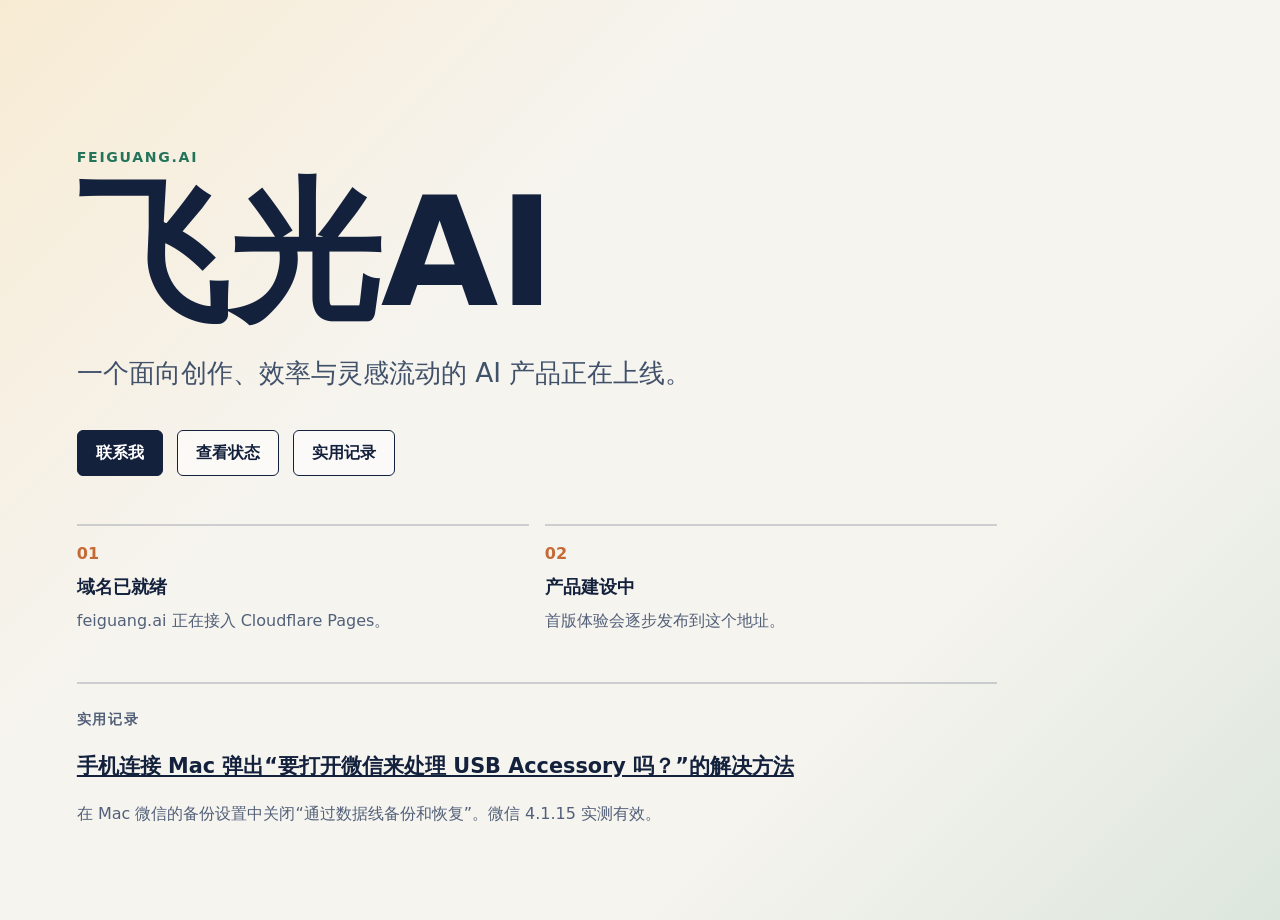
<file: index.html>
<!doctype html>
<html lang="zh-CN">
  <head>
    <meta charset="utf-8">
    <meta name="viewport" content="width=device-width, initial-scale=1">
    <title>飞光AI</title>
    <meta name="description" content="飞光AI - 正在构建中的 AI 创作与效率平台。">
    <link rel="canonical" href="https://feiguang.ai/">
    <link rel="stylesheet" href="styles.css">
    <link rel="stylesheet" href="/notes/notes.css">
  </head>
  <body>
    <main class="page">
      <section class="hero" aria-labelledby="title">
        <p class="eyebrow">FEIGUANG.AI</p>
        <h1 id="title">飞光AI</h1>
        <p class="intro">一个面向创作、效率与灵感流动的 AI 产品正在上线。</p>
        <div class="actions">
          <a class="button primary" href="mailto:hello@feiguang.ai">联系我</a>
          <a class="button secondary" href="#status">查看状态</a>
          <a class="button secondary" href="/notes/">实用记录</a>
        </div>
      </section>

      <section id="status" class="status" aria-label="上线状态">
        <article>
          <span>01</span>
          <h2>域名已就绪</h2>
          <p>feiguang.ai 正在接入 Cloudflare Pages。</p>
        </article>
        <article>
          <span>02</span>
          <h2>产品建设中</h2>
          <p>首版体验会逐步发布到这个地址。</p>
        </article>
      </section>

      <section class="notes-preview" aria-labelledby="notes-title">
        <p class="eyebrow">实用记录</p>
        <h2 id="notes-title"><a href="/notes/wechat-mac-usb-accessory/">手机连接 Mac 弹出“要打开微信来处理 USB Accessory 吗？”的解决方法</a></h2>
        <p>在 Mac 微信的备份设置中关闭“通过数据线备份和恢复”。微信 4.1.15 实测有效。</p>
      </section>
    </main>
  </body>
</html>
</file>
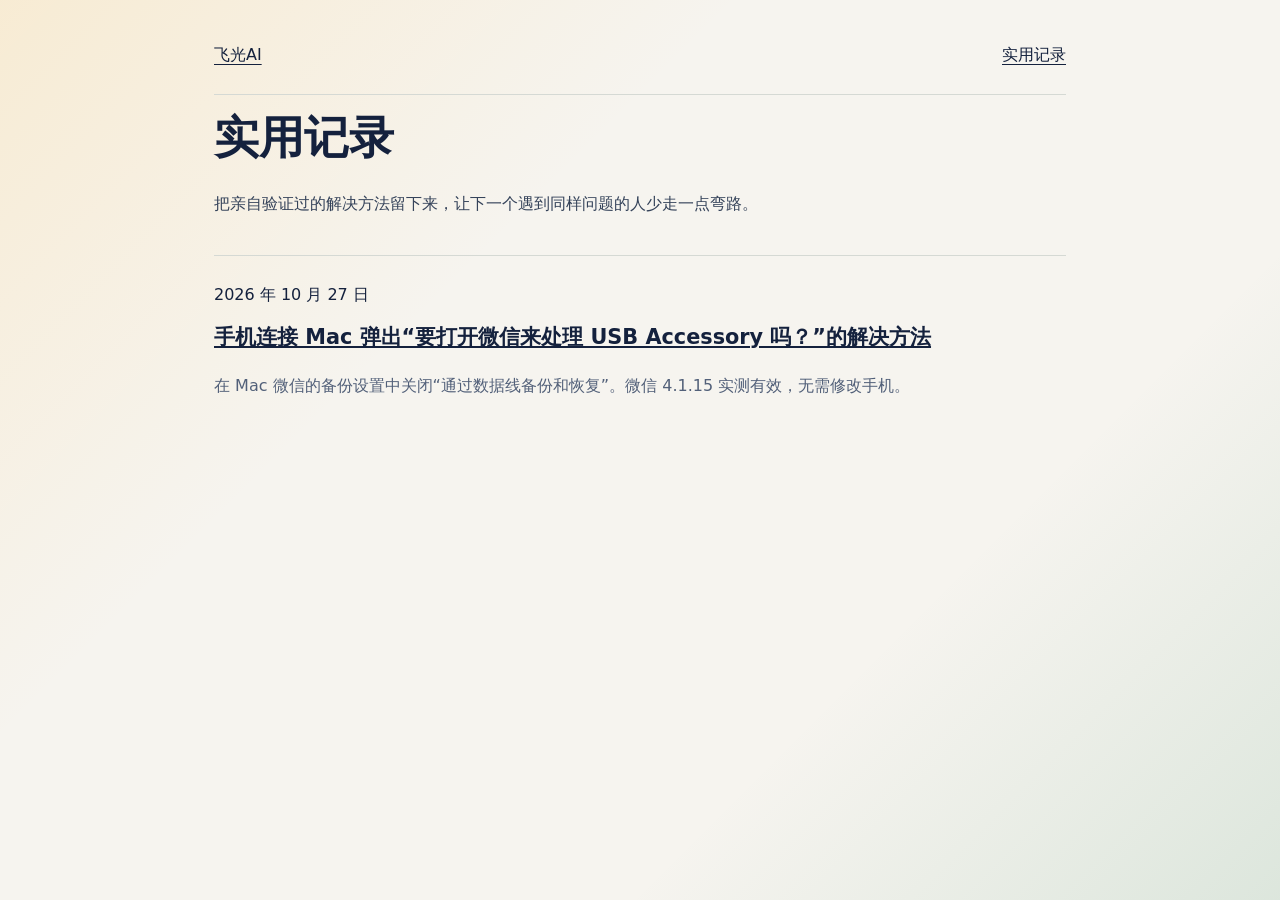
<file: notes/index.html>
<!doctype html>
<html lang="zh-CN">
  <head>
    <meta charset="utf-8">
    <meta name="viewport" content="width=device-width, initial-scale=1">
    <title>实用记录 · 飞光AI</title>
    <meta name="description" content="记录亲自验证过的问题解决方法，包括 Mac 微信触发 Android USB Accessory 弹窗的关闭方法。">
    <link rel="canonical" href="https://feiguang.ai/notes/">
    <link rel="stylesheet" href="/styles.css">
    <link rel="stylesheet" href="/notes/notes.css">
  </head>
  <body>
    <main class="notes-page">
      <nav class="notes-nav" aria-label="网站导航"><a href="/">飞光AI</a><a href="/notes/" aria-current="page">实用记录</a></nav>
      <h1>实用记录</h1>
      <p>把亲自验证过的解决方法留下来，让下一个遇到同样问题的人少走一点弯路。</p>
      <ul class="note-list">
        <li>
          <time datetime="2026-10-27">2026 年 10 月 27 日</time>
          <h2><a href="/notes/wechat-mac-usb-accessory/">手机连接 Mac 弹出“要打开微信来处理 USB Accessory 吗？”的解决方法</a></h2>
          <p>在 Mac 微信的备份设置中关闭“通过数据线备份和恢复”。微信 4.1.15 实测有效，无需修改手机。</p>
        </li>
      </ul>
    </main>
  </body>
</html>
</file>
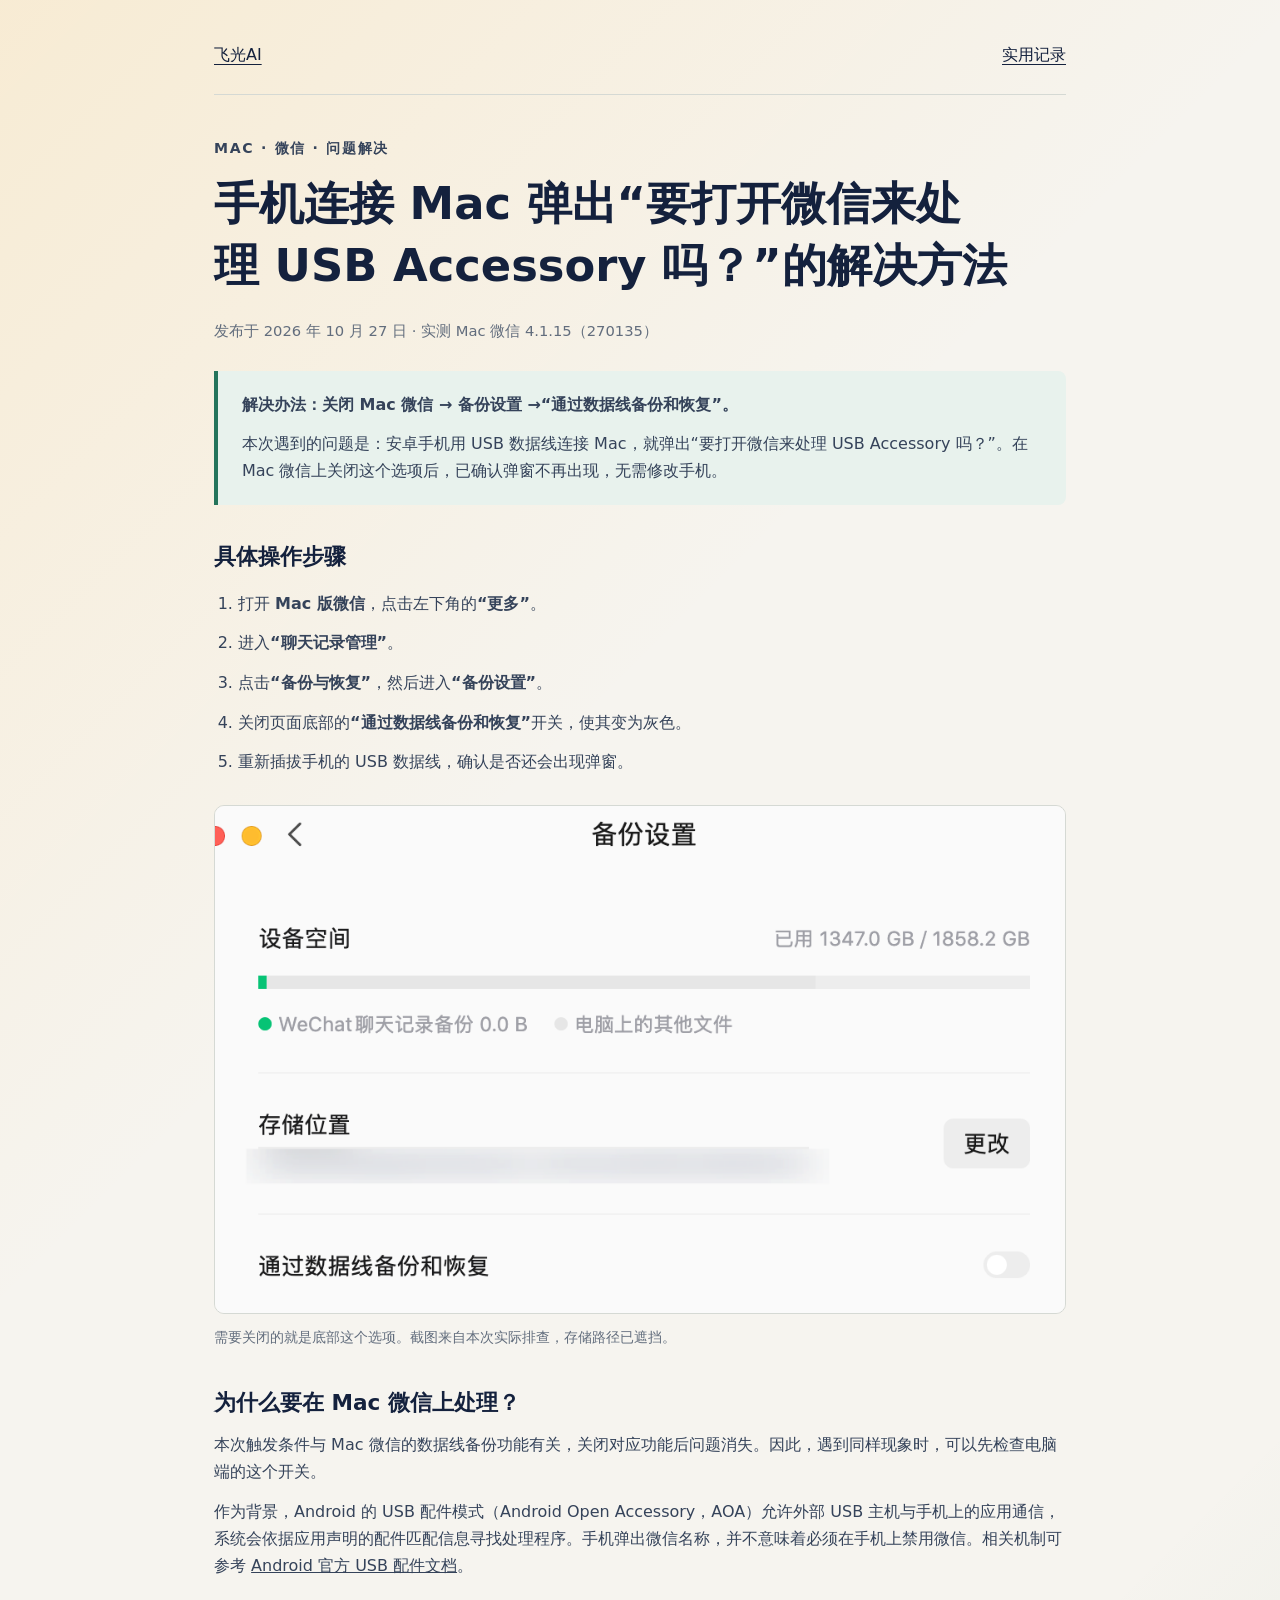
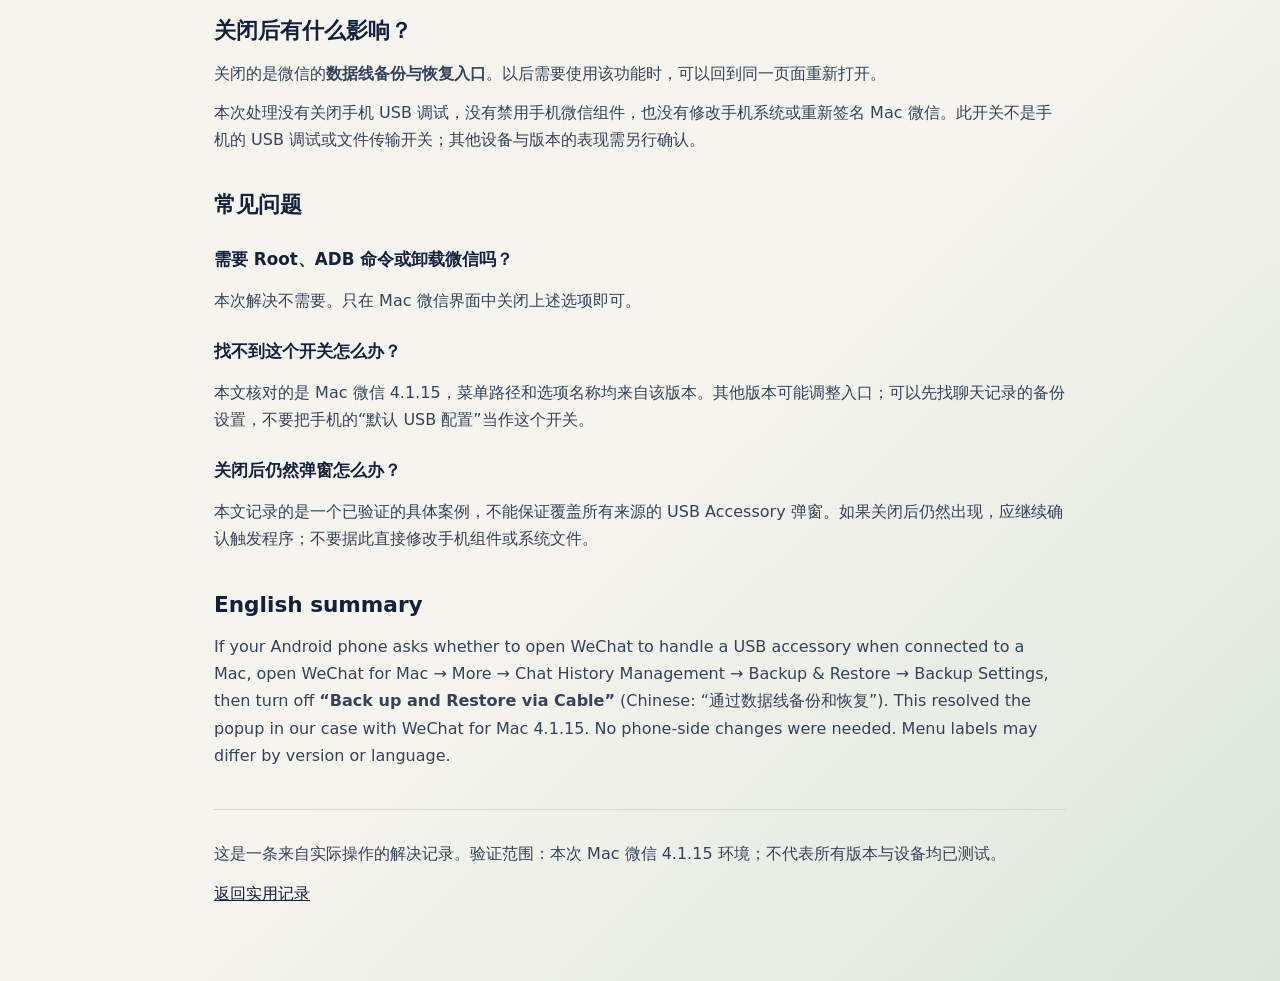
<file: notes/wechat-mac-usb-accessory/index.html>
<!doctype html>
<html lang="zh-CN">
  <head>
    <meta charset="utf-8">
    <meta name="viewport" content="width=device-width, initial-scale=1">
    <title>手机连接 Mac 弹出“要打开微信来处理 USB Accessory 吗？”的解决方法 · 飞光AI</title>
    <meta name="description" content="安卓手机连接 Mac 后弹出“要打开微信来处理 USB Accessory 吗？”：打开 Mac 微信→更多→聊天记录管理→备份与恢复→备份设置，关闭“通过数据线备份和恢复”。微信 4.1.15 实测有效，无需修改手机。">
    <link rel="canonical" href="https://feiguang.ai/notes/wechat-mac-usb-accessory/">
    <meta property="og:type" content="article">
    <meta property="og:locale" content="zh_CN">
    <meta property="og:site_name" content="飞光AI">
    <meta property="og:title" content="手机连接 Mac 弹出“要打开微信来处理 USB Accessory 吗？”的解决方法">
    <meta property="og:description" content="关闭 Mac 微信备份设置中的“通过数据线备份和恢复”。微信 4.1.15 实测有效，无需改动手机。">
    <meta property="og:url" content="https://feiguang.ai/notes/wechat-mac-usb-accessory/">
    <meta property="og:image" content="https://feiguang.ai/assets/wechat-usb-backup-settings.png">
    <meta property="og:image:alt" content="Mac 微信备份设置：“通过数据线备份和恢复”开关已关闭">
    <meta property="article:published_time" content="2026-10-27T01:40:28+08:00">
    <meta name="twitter:card" content="summary_large_image">
    <link rel="stylesheet" href="/styles.css">
    <link rel="stylesheet" href="/notes/notes.css">
    <script type="application/ld+json">
    {
      "@context": "https://schema.org",
      "@type": "BlogPosting",
      "headline": "手机连接 Mac 弹出“要打开微信来处理 USB Accessory 吗？”的解决方法",
      "description": "在 Mac 微信的备份设置中关闭“通过数据线备份和恢复”，解决本次安卓手机连接 Mac 时出现的 USB Accessory 弹窗。微信 4.1.15 实测有效。",
      "inLanguage": "zh-CN",
      "datePublished": "2026-10-27T01:40:28+08:00",
      "dateModified": "2026-10-27T01:40:28+08:00",
      "author": { "@type": "Organization", "name": "飞光AI", "url": "https://feiguang.ai/" },
      "publisher": { "@type": "Organization", "name": "飞光AI", "url": "https://feiguang.ai/" },
      "mainEntityOfPage": "https://feiguang.ai/notes/wechat-mac-usb-accessory/",
      "image": "https://feiguang.ai/assets/wechat-usb-backup-settings.png"
    }
    </script>
  </head>
  <body>
    <main class="notes-page">
      <nav class="notes-nav" aria-label="网站导航"><a href="/">飞光AI</a><a href="/notes/">实用记录</a></nav>
      <article class="note">
        <header>
          <p class="eyebrow">MAC · 微信 · 问题解决</p>
          <h1>手机连接 Mac 弹出“要打开微信来处理 USB Accessory 吗？”的解决方法</h1>
          <p class="meta">发布于 <time datetime="2026-10-27">2026 年 10 月 27 日</time> · 实测 Mac 微信 4.1.15（270135）</p>
        </header>
        <section class="answer" aria-label="直接解决方法">
          <p><strong>解决办法：关闭 Mac 微信 → 备份设置 →“通过数据线备份和恢复”。</strong></p>
          <p>本次遇到的问题是：安卓手机用 USB 数据线连接 Mac，就弹出“要打开微信来处理 USB Accessory 吗？”。在 Mac 微信上关闭这个选项后，已确认弹窗不再出现，无需修改手机。</p>
        </section>
        <h2>具体操作步骤</h2>
        <ol>
          <li>打开 <strong>Mac 版微信</strong>，点击左下角的<strong>“更多”</strong>。</li>
          <li>进入<strong>“聊天记录管理”</strong>。</li>
          <li>点击<strong>“备份与恢复”</strong>，然后进入<strong>“备份设置”</strong>。</li>
          <li>关闭页面底部的<strong>“通过数据线备份和恢复”</strong>开关，使其变为灰色。</li>
          <li>重新插拔手机的 USB 数据线，确认是否还会出现弹窗。</li>
        </ol>
        <figure>
          <img src="/assets/wechat-usb-backup-settings.png" width="1022" height="610" alt="Mac 微信“备份设置”页面，底部“通过数据线备份和恢复”开关为灰色关闭状态；存储路径已遮挡。" decoding="async">
          <figcaption>需要关闭的就是底部这个选项。截图来自本次实际排查，存储路径已遮挡。</figcaption>
        </figure>
        <h2>为什么要在 Mac 微信上处理？</h2>
        <p>本次触发条件与 Mac 微信的数据线备份功能有关，关闭对应功能后问题消失。因此，遇到同样现象时，可以先检查电脑端的这个开关。</p>
        <p>作为背景，Android 的 USB 配件模式（Android Open Accessory，AOA）允许外部 USB 主机与手机上的应用通信，系统会依据应用声明的配件匹配信息寻找处理程序。手机弹出微信名称，并不意味着必须在手机上禁用微信。相关机制可参考 <a href="https://developer.android.com/develop/connectivity/usb/accessory?hl=zh-cn">Android 官方 USB 配件文档</a>。</p>
        <h2>关闭后有什么影响？</h2>
        <p>关闭的是微信的<strong>数据线备份与恢复入口</strong>。以后需要使用该功能时，可以回到同一页面重新打开。</p>
        <p>本次处理没有关闭手机 USB 调试，没有禁用手机微信组件，也没有修改手机系统或重新签名 Mac 微信。此开关不是手机的 USB 调试或文件传输开关；其他设备与版本的表现需另行确认。</p>
        <h2>常见问题</h2>
        <h3>需要 Root、ADB 命令或卸载微信吗？</h3>
        <p>本次解决不需要。只在 Mac 微信界面中关闭上述选项即可。</p>
        <h3>找不到这个开关怎么办？</h3>
        <p>本文核对的是 Mac 微信 4.1.15，菜单路径和选项名称均来自该版本。其他版本可能调整入口；可以先找聊天记录的备份设置，不要把手机的“默认 USB 配置”当作这个开关。</p>
        <h3>关闭后仍然弹窗怎么办？</h3>
        <p>本文记录的是一个已验证的具体案例，不能保证覆盖所有来源的 USB Accessory 弹窗。如果关闭后仍然出现，应继续确认触发程序；不要据此直接修改手机组件或系统文件。</p>
        <h2>English summary</h2>
        <p>If your Android phone asks whether to open WeChat to handle a USB accessory when connected to a Mac, open WeChat for Mac → More → Chat History Management → Backup &amp; Restore → Backup Settings, then turn off <strong>“Back up and Restore via Cable”</strong> (Chinese: “通过数据线备份和恢复”). This resolved the popup in our case with WeChat for Mac 4.1.15. No phone-side changes were needed. Menu labels may differ by version or language.</p>
        <footer><p>这是一条来自实际操作的解决记录。验证范围：本次 Mac 微信 4.1.15 环境；不代表所有版本与设备均已测试。</p><a href="/notes/">返回实用记录</a></footer>
      </article>
    </main>
  </body>
</html>
</file>
<file: styles.css>
:root {
  color-scheme: light;
  font-family:
    Inter, ui-sans-serif, system-ui, -apple-system, BlinkMacSystemFont, "Segoe UI",
    "PingFang SC", "Hiragino Sans GB", "Microsoft YaHei", sans-serif;
  background: #f6f4ef;
  color: #14213d;
}

* {
  box-sizing: border-box;
}

body {
  margin: 0;
  min-height: 100vh;
  background:
    linear-gradient(135deg, rgba(255, 196, 87, 0.18), transparent 34%),
    linear-gradient(315deg, rgba(64, 145, 108, 0.14), transparent 30%),
    #f6f4ef;
}

a {
  color: inherit;
}

.page {
  min-height: 100vh;
  display: grid;
  align-content: space-between;
  gap: 48px;
  padding: clamp(32px, 6vw, 88px);
}

.hero {
  max-width: 850px;
  padding-top: clamp(40px, 8vh, 96px);
}

.eyebrow {
  margin: 0 0 18px;
  color: #24745b;
  font-size: 0.88rem;
  font-weight: 800;
  letter-spacing: 0.12em;
}

h1 {
  margin: 0;
  font-size: clamp(4rem, 12vw, 9.5rem);
  line-height: 0.92;
  letter-spacing: 0;
}

.intro {
  max-width: 650px;
  margin: 28px 0 0;
  color: #41516a;
  font-size: clamp(1.1rem, 2.2vw, 1.65rem);
  line-height: 1.65;
}

.actions {
  display: flex;
  flex-wrap: wrap;
  gap: 14px;
  margin-top: 36px;
}

.button {
  display: inline-flex;
  min-height: 46px;
  align-items: center;
  justify-content: center;
  border: 1px solid #14213d;
  border-radius: 6px;
  padding: 0 18px;
  font-weight: 750;
  text-decoration: none;
}

.button.primary {
  background: #14213d;
  color: #ffffff;
}

.button.secondary {
  background: rgba(255, 255, 255, 0.58);
}

.status {
  display: grid;
  grid-template-columns: repeat(2, minmax(0, 1fr));
  gap: 16px;
  max-width: 920px;
}

article {
  border-top: 2px solid rgba(20, 33, 61, 0.18);
  padding-top: 18px;
}

article span {
  color: #c66a35;
  font-weight: 800;
}

h2 {
  margin: 12px 0 8px;
  font-size: 1.1rem;
}

article p {
  margin: 0;
  color: #526079;
  line-height: 1.7;
}

@media (max-width: 680px) {
  .page {
    padding: 28px 22px;
  }

  .status {
    grid-template-columns: 1fr;
  }

  .button {
    width: 100%;
  }
}
</file>
<file: notes/notes.css>
.notes-page { max-width: 900px; margin: 0 auto; padding: 40px 24px 72px; line-height: 1.85; }
.notes-nav { display: flex; justify-content: space-between; gap: 20px; padding-bottom: 24px; border-bottom: 1px solid #d5d9d4; }
.notes-nav a { text-decoration-thickness: 1px; text-underline-offset: 4px; }
.note { border: 0; padding: 0; }
.note header { margin: 42px 0 28px; }
.note h1, .notes-page > h1 { margin: 12px 0 20px; font-size: clamp(1.8rem, 4.6vw, 2.8rem); line-height: 1.4; text-wrap: balance; }
.note h2 { margin: 36px 0 12px; font-size: 1.35rem; line-height: 1.5; }
.note h3 { margin: 22px 0 8px; font-size: 1.05rem; }
.note p, .note li, .notes-page > p { color: #35435a; }
.note p { margin: 12px 0; }
.note .meta { color: #626d7d; font-size: .92rem; }
.answer { padding: 20px 24px; background: #e8f2ed; border-left: 4px solid #24745b; border-radius: 0 8px 8px 0; }
.answer p:first-child { margin-top: 0; }
.answer p:last-child { margin-bottom: 0; }
.note ol { padding-left: 1.5em; }
.note li { margin: 10px 0; }
.note figure { margin: 28px 0; }
.note img { display: block; width: 100%; height: auto; border: 1px solid #d5d9d4; border-radius: 10px; background: white; }
.note figcaption { margin-top: 10px; color: #626d7d; font-size: .9rem; }
.note code { padding: 2px 5px; background: #e7e9e4; border-radius: 3px; overflow-wrap: anywhere; }
.note footer { margin-top: 40px; border-top: 1px solid #d5d9d4; padding-top: 18px; }
.notes-preview { max-width: 920px; border-top: 2px solid rgba(20, 33, 61, .18); padding-top: 24px; }
.notes-preview h2 { font-size: 1.3rem; line-height: 1.6; }
.notes-preview p { color: #526079; line-height: 1.7; }
.note-list { margin: 36px 0; padding: 0; list-style: none; }
.note-list li { border-top: 1px solid #d5d9d4; padding: 24px 0; }
.note-list h2 { font-size: 1.3rem; line-height: 1.6; }
.note-list p { color: #526079; }
@media (max-width: 540px) { .notes-page { padding: 24px 20px 48px; } .answer { padding: 16px 18px; } .note header { margin-top: 30px; } }
</file>
